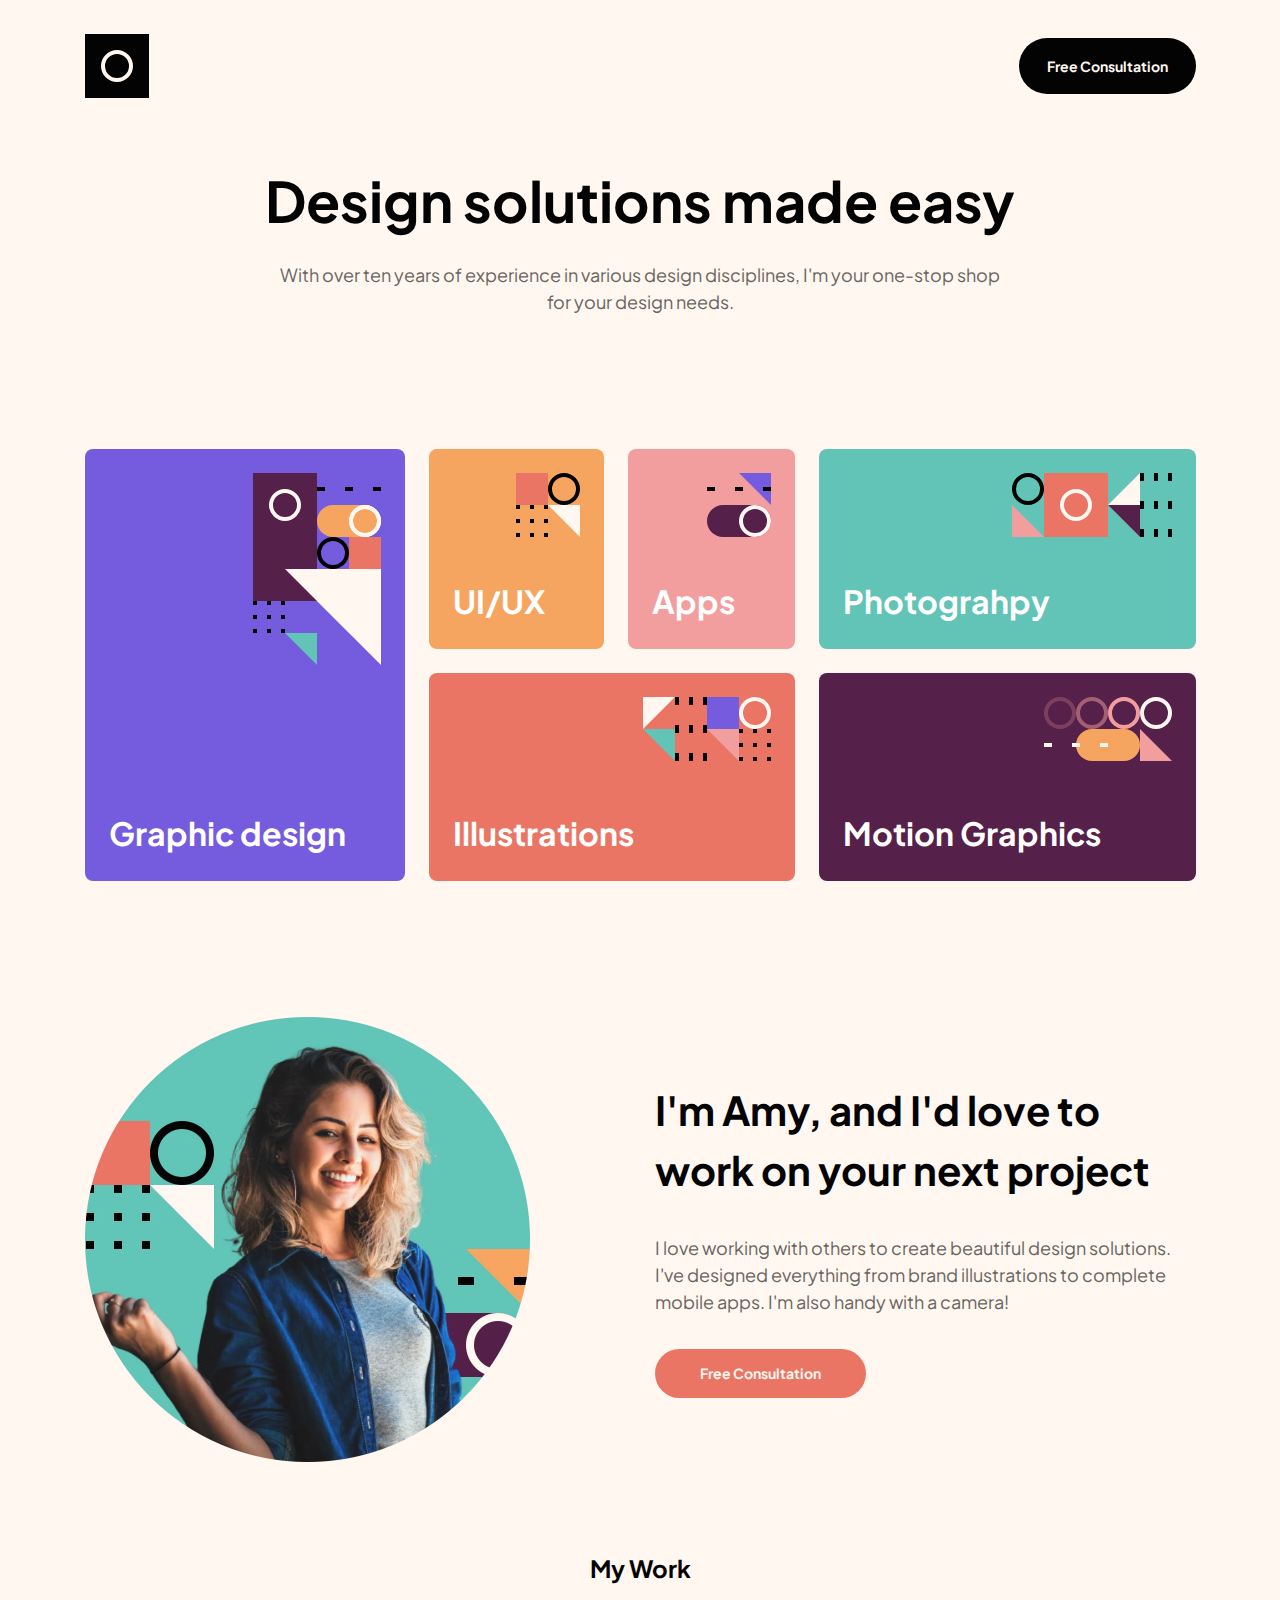
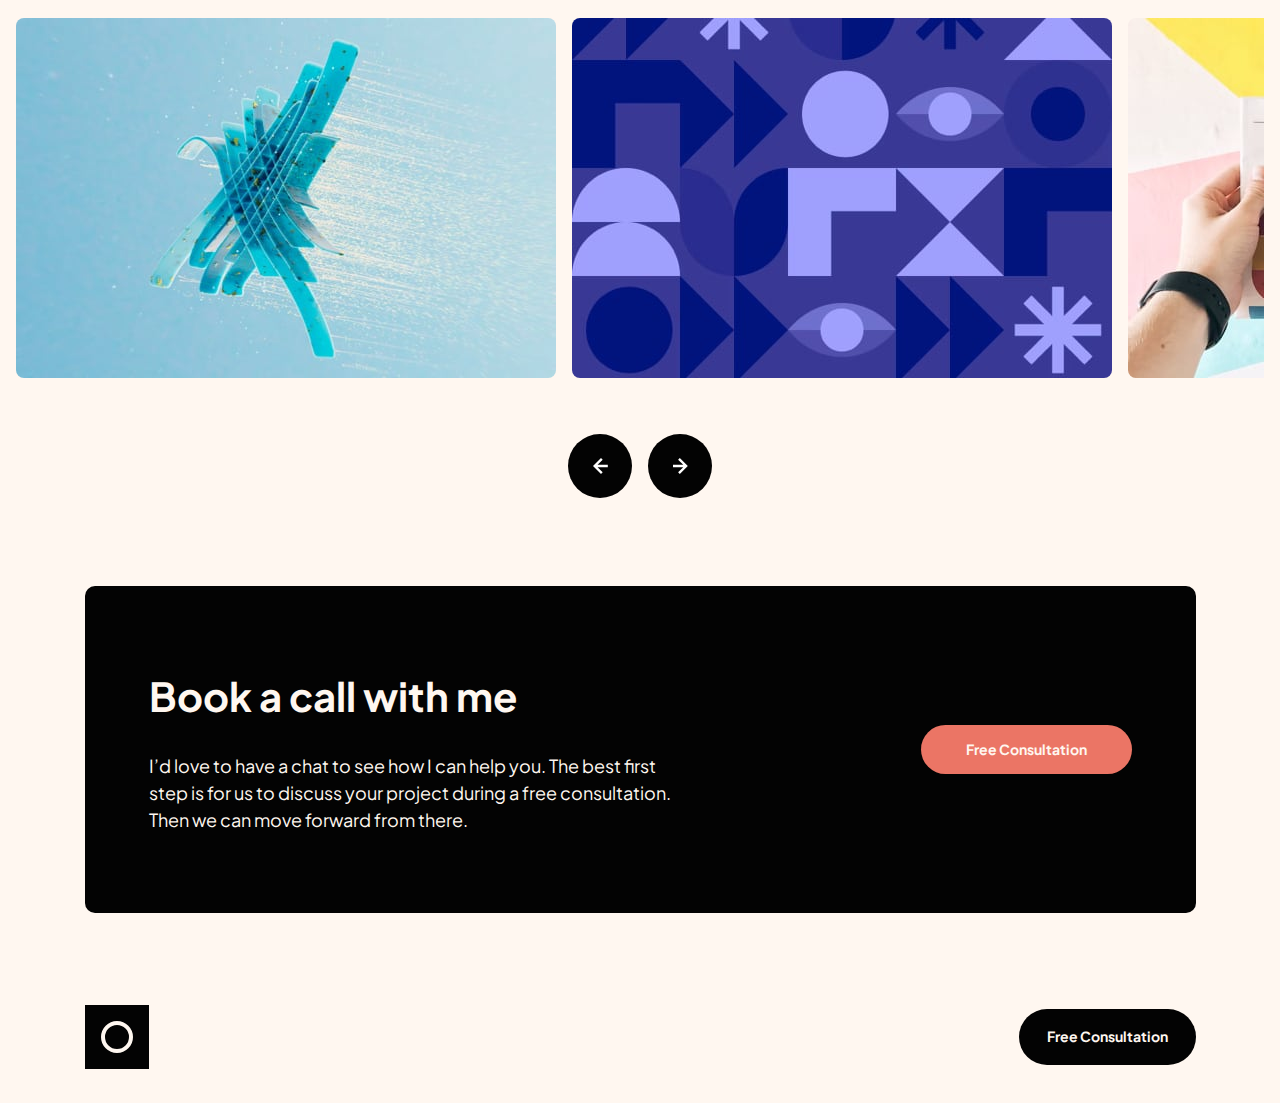
<file: index.html>
<!DOCTYPE html>
<html lang="en">
  <head>
    <meta charset="UTF-8" />
    <meta name="viewport" content="width=device-width, initial-scale=1.0" />

    <link
      rel="icon"
      type="image/png"
      sizes="32x32"
      href="./assets/favicon-32x32.png"
    />

    <!-- stylesheet -->
    <link rel="stylesheet" href="./styles/index.css" />

    <title>Frontend Mentor | Single-page design portfolio</title>
  </head>
  <body>
    <!-- Header -->
    <header class="container">
      <nav class="nav" aria-label="Main Site Navigation">
        <a href="/" class="nav__link">
          <img src="./assets/logo.svg" alt="portfolio logo" />
        </a>
        <a href="#" class="nav__btn">Free Consultation</a>
      </nav>

      <!-- Hero -->
      <section class="hero" aria-labelledby="hero-section">
        <div class="hero__container">
          <h1 id="hero-section">Design solutions made easy</h1>
          <p>
            With over ten years of experience in various design disciplines,
            I&apos;m your one-stop shop for your design needs.
          </p>
        </div>
      </section>
    </header>

    <!-- Main -->
    <main class="container">
      <!-- Services Section-->
      <section class="services" aria-labelledby="services">
        <h2 id="services" class="visually-hidden">Services</h2>
        <div class="services__cards">
          <!-- Graphic Design Card-->
          <div
            class="services__card services__card--graphic"
            aria-labelledby="graphic-design-heading"
          >
            <div>
              <img
                src="./assets/pattern-graphic-design.svg"
                alt=""
                aria-label="hidden"
                role="presentation"
              />
            </div>
            <h3 id="graphic-design-heading">Graphic design</h3>
          </div>

          <!-- UI/UX Card-->
          <div
            class="services__card services__card--ui"
            aria-labelledby="ui-ux-heading"
          >
            <div>
              <img
                src="./assets/pattern-ui-ux.svg"
                alt=""
                aria-label="hidden"
                role="presentation"
              />
            </div>
            <h3 id="ui-ux-heading">UI/UX</h3>
          </div>

          <!-- Apps Card-->
          <div
            class="services__card services__card--apps"
            aria-labelledby="apps-heading"
          >
            <div>
              <img
                src="./assets/pattern-apps.svg"
                alt=""
                aria-label="hidden"
                role="presentation"
              />
            </div>
            <h3 id="apps-heading">Apps</h3>
          </div>

          <!-- Illustration Card -->
          <div
            class="services__card services__card--illustrations"
            aria-labelledby="illustrations-heading"
          >
            <div>
              <img
                src="./assets/pattern-illustrations.svg"
                alt=""
                aria-label="hidden"
                role="presentation"
              />
            </div>
            <h3 id="illustrations-heading">Illustrations</h3>
          </div>

          <!-- Photograhpy Card -->
          <div
            class="services__card services__card--photography"
            aria-labelledby="photography-heading"
          >
            <div>
              <img
                src="./assets/pattern-photography.svg"
                alt=""
                aria-hidden="true"
                role="presentation"
              />
            </div>
            <h3 id="photography-heading">Photograhpy</h3>
          </div>

          <!-- Motion Graphics Card -->
          <div
            class="services__card services__card--motion"
            aria-labelledby="motion-graphics-heading"
          >
            <div>
              <img
                src="./assets/pattern-motion-graphics.svg"
                alt=""
                aria-label="hidden"
                role="presentation"
              />
            </div>
            <h3 id="motion-graphics-heading">Motion Graphics</h3>
          </div>
        </div>
      </section>

      <!-- About -->
      <section class="about" aria-labelledby="about-section">
        <!-- Profile Image -->
        <div class="about__image-container">
          <img src="./assets/image-amy.webp" alt="Amy" />
        </div>

        <!-- Profile Content -->
        <div class="about__content">
          <h2 id="about-section">
            I&apos;m Amy, and I&apos;d love to work on your next project
          </h2>
          <p>
            I love working with others to create beautiful design solutions.
            I&apos;ve designed everything from brand illustrations to complete
            mobile apps. I&apos;m also handy with a camera!
          </p>
          <a href="#" class="consultation__link">Free Consultation</a>
        </div>
      </section>

      <!--Work-->
      <section class="work" aria-labelledby="work-section">
        <h2 id="work-section">My Work</h2>
        <div class="work__slider">
          <div class="work__image-container">
            <img src="./assets/image-slide-1.jpg" alt="" aria-hidden="true" />
          </div>
          <div class="work__image-container">
            <img src="./assets/image-slide-2.jpg" alt="" aria-hidden="true" />
          </div>
          <div class="work__image-container">
            <img src="./assets/image-slide-3.jpg" alt="" aria-hidden="true" />
          </div>
          <div class="work__image-container">
            <img src="./assets/image-slide-4.jpg" alt="" aria-hidden="true" />
          </div>
        </div>
        <div class="work__btns">
          <button>
            <img src="./assets/icon-arrow-left.svg" alt="" aria-hidden="true" />
          </button>
          <button>
            <img src="./assets/icon-arrow-right.svg" />
          </button>
        </div>
      </section>

      <!-- Booking -->
      <section class="booking" aria-labelledby="booking-section">
        <div class="booking__content">
          <h2 id="booking-section">Book a call with me</h2>
          <p>
            I’d love to have a chat to see how I can help you. The best first
            step is for us to discuss your project during a free consultation.
            Then we can move forward from there.
          </p>
        </div>
        <div class="booking__btn">
          <a href="#" class="consultation__link">Free Consultation</a>
        </div>
      </section>
    </main>

    <!-- Footer -->
    <footer class="container">
      <nav class="nav" aria-label="Footer Navigation">
        <a href="/" class="nav__link">
          <img src="./assets/logo.svg" alt="portfolio logo" />
        </a>
        <a href="#" class="nav__btn">Free Consultation</a>
      </nav>
    </footer>
  </body>
</html>
</file>
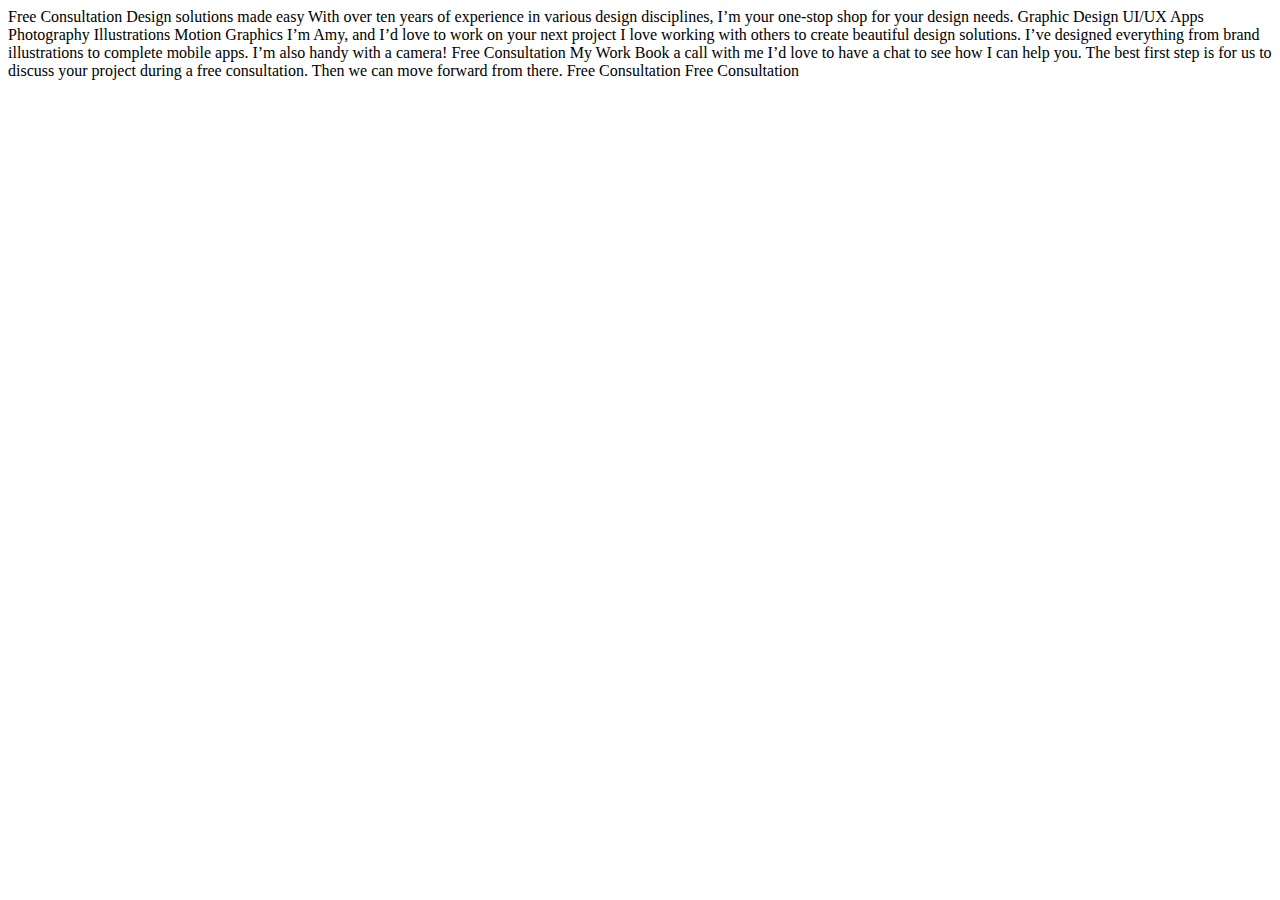
<file: content.html>
<!DOCTYPE html>
<html lang="en">
  <head>
    <meta charset="UTF-8" />
    <meta name="viewport" content="width=device-width, initial-scale=1.0" />
    <title>Document</title>
  </head>
  <body>
    Free Consultation Design solutions made easy With over ten years of
    experience in various design disciplines, I’m your one-stop shop for your
    design needs. Graphic Design UI/UX Apps Photography Illustrations Motion
    Graphics I’m Amy, and I’d love to work on your next project I love working
    with others to create beautiful design solutions. I’ve designed everything
    from brand illustrations to complete mobile apps. I’m also handy with a
    camera! Free Consultation My Work Book a call with me I’d love to have a
    chat to see how I can help you. The best first step is for us to discuss
    your project during a free consultation. Then we can move forward from
    there. Free Consultation Free Consultation
  </body>
</html>
</file>
<file: styles/index.css>
@import url("https://fonts.googleapis.com/css2?family=Plus+Jakarta+Sans:ital,wght@0,200..800;1,200..800&display=swap");

/* Global Reset styles */
*,
*::before,
*::after {
  margin: 0;
  padding: 0;
  box-sizing: border-box;
}

/* Root Variables: Colors */
:root {
  --color-light-cream: #fff7f0;
  --color-black: #030303;
  --color-galatic-blue: #755cde;
  --color-summer-yellow: #f6a560;
  --color-pink: #f39e9e;
  --color-light-red: #eb7565;
  --color-cyan: #61c4b7;
  --color-dark-purple: #552049;
  --color-medium-brown: #7a746e;
  --color-dark-brown: #69645f;

  --spacing-sm: 1rem;
  --spacing-md: 1.5rem;
  --spacing-lg: 2rem;

  --font-body: 1rem;
  --font-body-md: 1.125rem;

  --corner-radius: 8px;

  --container-size: 1111px;
}

html {
  font-size: 16px;
  scroll-behavior: smooth;
}

h1,
h2,
h3 {
  color: var(--color-black);
  font-weight: bold;
}

p {
  color: var(--color-dark-brown);
}

a {
  text-decoration: none;
}

/* Font Sizes: Large Headings */
h1 {
  font-size: 2.25rem;
  line-height: 1.3;
}

@media (min-width: 768px) {
  h1 {
    font-size: 2.75rem;
  }
}

@media (min-width: 1024px) {
  h1 {
    font-size: 3.5rem;
  }
}

/* Font Sizes: Medium Headings */
h2 {
  font-size: 1.625rem;
}

@media (min-width: 768px) {
  h2 {
    font-size: 2rem;
  }
}

@media (min-width: 1024px) {
  h2 {
    font-size: 2.5rem;
  }
}

/* Font Sizes: Small Headings */
h3 {
  font-size: 1.5rem;
}

@media (min-width: 768px) {
  h3 {
    font-size: 2rem;
  }
}

p {
  font-size: var(--font-body);
}

body {
  background-color: var(--color-light-cream);
  font-family: "Plus Jakarta Sans", sans-serif;
  font-weight: 400;
  font-size: var(--font-body);
  line-height: 1.5;
}

/* Reusable Styles */
.visually-hidden {
  position: absolute;
  width: 1px;
  height: 1px;
  padding: 0;
  margin: -1px;
  overflow: hidden;
  clip: rect(0, 0, 0, 0);
  white-space: nowrap;
  border: 0;
}

/* Wrapper */
.container {
  padding: var(--spacing-sm);
  margin: auto;
}

.consultation__link {
  background-color: var(--color-light-red);
  color: var(--color-light-cream);
  padding: 0.5rem 1.75rem;
  border-radius: 28px;
  font-size: 0.875rem;
  font-weight: bold;
}

.consultation__link:hover {
  transition: all 0.3s ease-out;
  background-color: var(--color-summer-yellow);
}

@media (min-width: 768px) {
  .consultation__link {
    padding: 0.875rem 2.8125rem;
  }
}

@media (min-width: 768px) {
  .container {
    padding: 34px var(--spacing-sm);
  }
}

/* Navigation */
.nav {
  display: flex;
  justify-content: space-between;
  align-items: center;
  max-width: var(--container-size);
  margin: auto;
}

.nav__link {
  display: flex;
  justify-content: center;
  align-items: center;
  cursor: pointer;
}

.nav__link img {
  width: 44px;
  height: 44px;
  object-fit: contain;
}

@media (min-width: 768px) {
  .nav__link img {
    width: 64px;
    height: 64px;
  }
}

.nav__btn {
  color: var(--color-light-cream);
  background-color: var(--color-black);
  font-size: 0.875rem;
  padding: 0.5rem 1.75rem;
  border-radius: 28px;
  height: 44px;

  display: flex;
  justify-content: center;
  align-items: center;
  font-weight: bold;

  transition: all 0.3s ease-out;
}

.nav__btn:hover {
  background-color: var(--color-galatic-blue);
  color: var(--color-light-cream);
}

@media (min-width: 768px) {
  .nav__btn {
    height: 56px;
  }
}

/* Hero */
.hero {
  padding: var(--spacing-lg) 0;
}

.hero__container {
  display: flex;
  flex-direction: column;
  justify-content: center;
  gap: var(--spacing-sm);

  text-align: center;
  margin: auto;
}

@media (min-width: 768px) {
  .hero {
    padding: 4rem 0;
  }
  .hero__container {
    gap: 1.6875rem;
    max-width: 690px;
  }
  .hero__container p {
    max-width: 573px;
    margin: auto;
    font-size: var(--font-body-md);
  }
}

@media (min-width: 1024px) {
  .hero {
    padding: 4.125rem 0;
  }
  .hero__container {
    gap: var(--spacing-md);
    max-width: 752px;
  }

  .hero__container p {
    max-width: 720px;
  }
}

/* Services */
.services {
  max-width: var(--container-size);
  margin: auto;
}

.services__card {
  border-radius: var(--corner-radius);
  padding: var(--spacing-md);
  position: relative;
}

.services__card h3 {
  color: white;
  /* position: absolute;
  left: 24px;
  bottom: 24px; */
}

.services__card > div {
  display: flex;
  justify-content: end;
}

.services__cards {
  display: grid;
  gap: var(--spacing-md);
  grid-template-areas:
    "graphic graphic"
    "ui apps"
    "illustrations illustrations"
    "photography photography"
    "motion motion";
}

@media (min-width: 768px) {
  .services__cards {
    grid-template-areas:
      "graphic graphic ui apps"
      "graphic graphic illustrations illustrations"
      "photography photography motion motion";
  }
}

@media (min-width: 1024px) {
  .services__cards {
    grid-template-areas:
      "graphic ui apps photography photography"
      "graphic illustrations illustrations motion motion";
  }
}

.services__card--graphic {
  grid-area: graphic;
  background-color: var(--color-galatic-blue);

  display: flex;
  flex-direction: column;
  justify-content: space-between;
}

.services__card--graphic div {
  margin-bottom: 94px;
}

.services__card--graphic img {
  width: 128px;
  height: 192px;
  object-fit: contain;
}

.services__card--ui {
  grid-area: ui;
  background-color: var(--color-summer-yellow);
}

.services__card--ui div,
.services__card--apps div,
.services__card--photography div {
  margin-bottom: 40px;
}

.services__card--illustrations div,
.services__card--motion div {
  margin-bottom: 48px;
}

.services__card--ui img,
.services__card--apps img {
  width: 64px;
  height: 64px;
}

.services__card--apps {
  grid-area: apps;
  background-color: var(--color-pink);
}

.services__card--illustrations {
  grid-area: illustrations;
  background-color: var(--color-light-red);
}

.services__card--photography {
  grid-area: photography;
  background-color: var(--color-cyan);
}

.services__card--motion {
  grid-area: motion;
  background-color: var(--color-dark-purple);
}

/* About */
.about {
  margin: 6.25rem auto;
  max-width: var(--container-size);

  display: flex;
  flex-direction: column;
  justify-content: center;
  align-items: center;
  gap: 2.5rem;
}

@media (min-width: 768px) {
  .about {
    flex-direction: row;
    gap: 4rem;
    justify-content: space-between;
  }
}

@media (min-width: 1024px) {
  .about {
    gap: 7.8125rem;
    margin: 8.5rem auto 5.5rem auto;
  }
}

.about__image-container {
  width: 300px;
  height: 300px;
}

@media (min-width: 768px) {
  .about__image-container {
    width: 364px;
    height: 364px;
  }
}

@media (min-width: 1024px) {
  .about__image-container {
    width: 445px;
    height: 445px;
  }
}

.about__image-container img {
  width: 100%;
  height: 100%;
  object-fit: contain;
}

.about__content {
  display: flex;
  flex-direction: column;
  align-items: center;
  gap: var(--spacing-md);

  text-align: center;
}

@media (min-width: 768px) {
  .about__content {
    flex: 1;
    align-items: start;
    text-align: left;
  }

  .about__content p {
    font-size: var(--font-body-md);
  }
}

@media (min-width: 1024px) {
  .about__content {
    gap: 2.125rem;
  }
}

/* Work */
.work {
  overflow: hidden;
  margin-bottom: 100px;
}

@media (min-width: 768px) {
  .work {
    margin-bottom: 120px;
  }
}

@media (min-width: 1024px) {
  .work {
    margin-bottom: 88px;
  }
}

.work h2 {
  text-align: center;
  font-size: 1.5rem;
  margin-bottom: 2rem;
}

.work__slider {
  display: flex;
  overflow-x: auto;
  scroll-snap-type: x mandatory;
  gap: 1rem;
  margin-bottom: var(--spacing-lg);

  scrollbar-width: none;
  -ms-overflow-style: none;
}
.work__slider::-webkit-scrollbar {
  display: none;
}

@media (min-width: 768px) {
  .work__slider {
    margin-bottom: 3.5rem;
  }
}

.work__image-container {
  flex: 0 0 auto;
  scroll-snap-align: center;
  width: 270px;
}

@media (min-width: 768px) {
  .work__image-container {
    width: 540px;
  }
}

.work__image-container img {
  width: 100%;
  height: auto;
  display: block;
  border-radius: 8px;
}

.work__btns {
  display: flex;
  justify-content: center;
  gap: 1rem;
}

.work__btns button {
  background-color: var(--color-black);
  width: 64px;
  height: 64px;
  display: flex;
  justify-content: center;
  align-items: center;
  border-radius: 32px;
  cursor: pointer;
  border: none;
  outline: 0;

  transition: all 0.3s ease-out;
}

.work__btns button:hover {
  background-color: var(--color-galatic-blue);
}

/* Booking */
.booking {
  background-color: var(--color-black);
  color: var(--color-light-cream);
  padding: 3rem var(--spacing-md);
  border-radius: 10px;

  display: flex;
  flex-direction: column;
  gap: 1.625rem;
  margin-bottom: 1.25rem;
}

@media (min-width: 768px) {
  .booking {
    max-width: 690px;
    margin: auto;
    margin-bottom: 1.5rem;
  }
}

@media (min-width: 1024px) {
  .booking {
    max-width: var(--container-size);

    flex-direction: row;
    justify-content: space-between;
    padding: 5rem 4rem;
  }
}

.booking__content {
  display: flex;
  flex-direction: column;
  gap: 1.625rem;

  text-align: center;
}

.booking__content h2,
.booking__content p {
  color: var(--color-light-cream);
}

.booking__btn {
  display: flex;
  justify-content: center;
  align-items: center;
}

@media (min-width: 768px) {
  .booking__content {
    max-width: 540px;
    margin: auto;
  }

  .booking__content p {
    font-size: var(--font-body-md);
  }
}

@media (min-width: 1034px) {
  .booking__content {
    text-align: left;
    margin: 0;
  }
}
</file>
